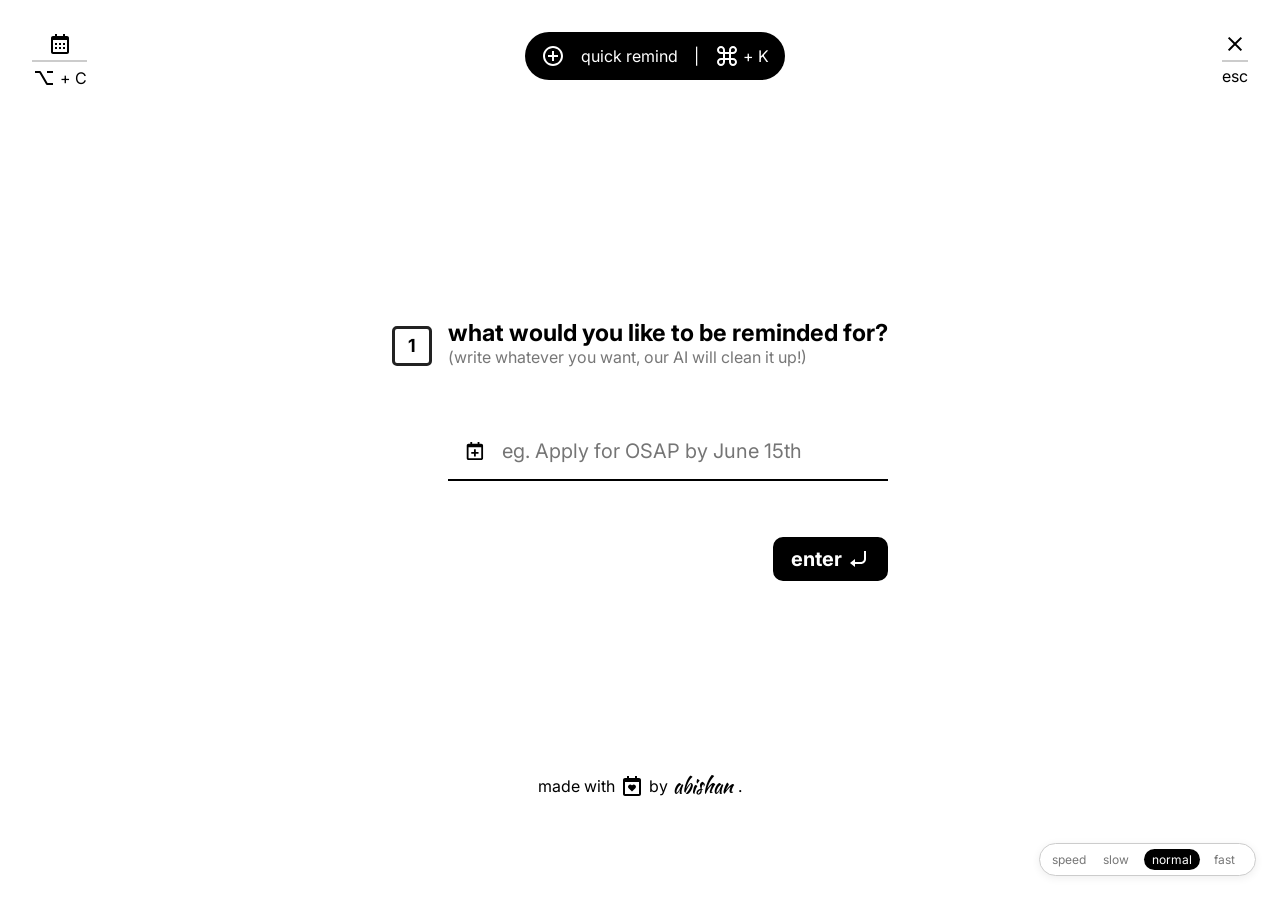
<file: views/app.html>
<!DOCTYPE html>
<html lang="en">
<head>
    <meta charset="UTF-8">
    <meta name="viewport" content="width=device-width, initial-scale=1.0">
    <link rel="icon" href="/assets/icon/calendar-heart.svg" type="image/svg+xml">
    <link rel="stylesheet" href="styles.css">

    <title>Aisé</title>

    <script src="script.js"></script>
</head>
<body>
    
    <header>
        <section class="calendar-view vertical-shortcut">
            <svg  xmlns="http://www.w3.org/2000/svg" width="24" height="24"  
            fill="currentColor" viewBox="0 0 24 24" >
            <!--Boxicons v3.0.8 https://boxicons.com | License  https://docs.boxicons.com/free-->
            <path d="M19 4h-2V2h-2v2H9V2H7v2H5c-1.1 0-2 .9-2 2v14c0 1.1.9 2 2 2h14c1.1 0 2-.9 2-2V6c0-1.1-.9-2-2-2M5 20V8h14V6v14z"></path><path d="M7 11h2v2H7zm4 0h2v2h-2zm4 0h2v2h-2zm-8 4h2v2H7zm4 0h2v2h-2zm4 0h2v2h-2z"></path>
            </svg>
            
            <hr>

            <div class="shortcut">
                <!-- option + C -->
                    <svg  xmlns="http://www.w3.org/2000/svg" width="24" height="24"  
                    fill="currentColor" viewBox="0 0 24 24" >
                    <!--Boxicons v3.0.8 https://boxicons.com | License  https://docs.boxicons.com/free-->
                    <path d="M8.86 5.5A1 1 0 0 0 8 5H3v2h4.43l6.71 11.5a1 1 0 0 0 .86.5h6v-2h-5.43zM15 5h6v2h-6z"></path>
                    </svg>
                    <p>+</p>
                    <p>C</p>
            </div>
             
        </section>

        <section class="quick-remind">
            <svg  xmlns="http://www.w3.org/2000/svg" width="24" height="24"  
            fill="currentColor" viewBox="0 0 24 24" >
            <!--Boxicons v3.0.8 https://boxicons.com | License  https://docs.boxicons.com/free-->
            <path d="M13 7h-2v4H7v2h4v4h2v-4h4v-2h-4z"></path><path d="M12 2C6.49 2 2 6.49 2 12s4.49 10 10 10 10-4.49 10-10S17.51 2 12 2m0 18c-4.41 0-8-3.59-8-8s3.59-8 8-8 8 3.59 8 8-3.59 8-8 8"></path>
            </svg>

            <p>quick remind</p>
            <p>|</p>

            <div class="shortcut">
                <!-- command + K -->
                    <svg  xmlns="http://www.w3.org/2000/svg" width="24" height="24"  
                    fill="currentColor" viewBox="0 0 24 24" >
                    <!--Boxicons v3.0.8 https://boxicons.com | License  https://docs.boxicons.com/free-->
                    <path d="M18 10c2.21 0 4-1.79 4-4s-1.79-4-4-4-4 1.79-4 4v2h-4V6c0-2.21-1.79-4-4-4S2 3.79 2 6s1.79 4 4 4h2v4H6c-2.21 0-4 1.79-4 4s1.79 4 4 4 4-1.79 4-4v-2h4v2c0 2.21 1.79 4 4 4s4-1.79 4-4-1.79-4-4-4h-2v-4zm-2-4c0-1.1.9-2 2-2s2 .9 2 2-.9 2-2 2h-2zM8 18c0 1.1-.9 2-2 2s-2-.9-2-2 .9-2 2-2h2zM8 8H6c-1.1 0-2-.9-2-2s.9-2 2-2 2 .9 2 2zm6 6h-4v-4h4zm4 2c1.1 0 2 .9 2 2s-.9 2-2 2-2-.9-2-2v-2z"></path>
                    </svg>
                    <p>+</p>
                    <p>K</p>
            </div>
        </section>

        <section class="close-view vertical-shortcut">
            <svg  xmlns="http://www.w3.org/2000/svg" width="24" height="24"  
            fill="currentColor" viewBox="0 0 24 24" >
            <!--Boxicons v3.0.8 https://boxicons.com | License  https://docs.boxicons.com/free-->
            <path d="m7.76 14.83-2.83 2.83 1.41 1.41 2.83-2.83 2.12-2.12.71-.71.71.71 1.41 1.42 3.54 3.53 1.41-1.41-3.53-3.54-1.42-1.41-.71-.71 5.66-5.66-1.41-1.41L12 10.59 6.34 4.93 4.93 6.34 10.59 12l-.71.71z"></path>
            </svg>

            <hr>
            
            <!-- esc -->
                <p class="shortcut">esc</p>
        </section>
    </header>

    <main>

        <div class="reminder-form-wrapper active">
            <section class="reminder-form-section">
    
                <div class="reminder-form-question-number">
                    <h1>1</h1>
                </div>
    
                <section class="reminder-form question-1">
    
                    <div class="reminder-form-question-text">
        
                        <div class="reminder-form-question">
                            <h1>what would you like to be reminded for?</h1>
                        </div>
        
                        <div class="reminder-form-sub-text">
                            <p>(write whatever you want, our AI will clean it up!)</p>
                        </div>
                    </div>
        
                    <div class="reminder-form-text-input">           
                        <svg  xmlns="http://www.w3.org/2000/svg" width="24" height="24"  
                        fill="currentColor" viewBox="0 0 24 24" >
                        <!--Boxicons v3.0.8 https://boxicons.com | License  https://docs.boxicons.com/free-->
                        <path d="M13 10h-2v3H8v2h3v3h2v-3h3v-2h-3z"></path><path d="M19 4h-2V2h-2v2H9V2H7v2H5c-1.1 0-2 .9-2 2v14c0 1.1.9 2 2 2h14c1.1 0 2-.9 2-2V6c0-1.1-.9-2-2-2M5 20V8h14V6v14z"></path>
                        </svg>
                        <input type="text" name="" id="" placeholder="eg. Apply for OSAP by June 15th">
                    </div>
                    
                    <button class="enter-button shortcut">
                        <h2>enter</h2>
                        <svg  xmlns="http://www.w3.org/2000/svg" width="24" height="24"  
                        fill="currentColor" viewBox="0 0 24 24" >
                        <!--Boxicons v3.0.8 https://boxicons.com | License  https://docs.boxicons.com/free-->
                        <path d="M18 12c0 1.65-1.35 3-3 3H9v-3l-5 4 5 4v-3h6c2.76 0 5-2.24 5-5V4h-2z"></path>
                        </svg>
                    </button>
                </section>
            </section>
        </div>

        <div class="reminder-form-wrapper hidden">
            <section class="reminder-form-section">
    
                <div class="reminder-form-question-number">
                    <h1>2</h1>
                </div>
    
                <section class="reminder-form question-2">
    
                    <div class="reminder-form-question-text">
        
                        <div class="reminder-form-question">
                            <h1>when would you like to be reminded?</h1>
                        </div>
        
                        <div class="reminder-form-sub-text">
                            <p>(write the date, time, whatever, however you want—we got this!)</p>
                        </div>
                    </div>
        
                    <div class="reminder-form-multiple-inputs">
                        <div class="reminder-form-text-input">           
                            <svg  xmlns="http://www.w3.org/2000/svg" width="24" height="24"  
                            fill="currentColor" viewBox="0 0 24 24" >
                            <!--Boxicons v3.0.8 https://boxicons.com | License  https://docs.boxicons.com/free-->
                            <path d="M19 4h-2V2h-2v2H9V2H7v2H5c-1.1 0-2 .9-2 2v14c0 1.1.9 2 2 2h14c1.1 0 2-.9 2-2V6c0-1.1-.9-2-2-2M5 20V8h14V6v14z"></path><path d="M12 13h5v5h-5z"></path>
                            </svg>
                            <input type="text" name="" id="" placeholder="Date: June 13">
                        </div>

                        <div class="reminder-form-text-input">           
                            <svg  xmlns="http://www.w3.org/2000/svg" width="24" height="24"  
                            fill="currentColor" viewBox="0 0 24 24" >
                            <!--Boxicons v3.0.8 https://boxicons.com | License  https://docs.boxicons.com/free-->
                            <path d="M21 13c0-4.88-4.12-9-9-9s-9 4.12-9 9 4.12 9 9 9 9-4.12 9-9m-9 7c-3.79 0-7-3.21-7-7s3.21-7 7-7 7 3.21 7 7-3.21 7-7 7"></path><path d="M13 12V8h-2v6h6v-2zm5.7-9.71-.71.71-.71.71 1.51 1.5 1.5 1.5L21 6l.71-.71-1.51-1.5zM3.71 6.71l1.49-1.5 1.5-1.5L5.99 3l-.71-.71-1.49 1.5-1.5 1.5L3 6z"></path>
                            </svg>
                            <input type="text" name="" id="" placeholder="Time: 9 AM, 8:16 AM">
                        </div>
                    </div>

                    
                    <button class="enter-button shortcut">
                        <h2>enter</h2>
                        <svg  xmlns="http://www.w3.org/2000/svg" width="24" height="24"  
                        fill="currentColor" viewBox="0 0 24 24" >
                        <!--Boxicons v3.0.8 https://boxicons.com | License  https://docs.boxicons.com/free-->
                        <path d="M18 12c0 1.65-1.35 3-3 3H9v-3l-5 4 5 4v-3h6c2.76 0 5-2.24 5-5V4h-2z"></path>
                        </svg>
                    </button>
                </section>
            </section>
        </div>

        <div class="reminder-form-wrapper hidden">
            <section class="reminder-form-section">
    
                <div class="reminder-form-question-number">
                    <h1>3</h1>
                </div>
    
                <section class="reminder-form question-3">
    
                    <div class="reminder-form-question-text">
        
                        <div class="reminder-form-question">
                            <h1>would you possibly want to be reminded for or at a specific place?</h1>
                        </div>
        
                        <div class="reminder-form-sub-text">
                            <p>(Optional parameter, press enter to skip!)</p>
                            <p><strong>For</strong>: reminder to go to said place <strong>At</strong>: Reminder is triggered once you reach this location)</p>
                        </div>
                    </div>
        
                    <div class="reminder-form-multiple-inputs">
                        <div class="reminder-form-text-input">           
                            <svg  xmlns="http://www.w3.org/2000/svg" width="24" height="24"  
                            fill="currentColor" viewBox="0 0 24 24" >
                            <!--Boxicons v3.0.8 https://boxicons.com | License  https://docs.boxicons.com/free-->
                            <path d="M19 4h-2V2h-2v2H9V2H7v2H5c-1.1 0-2 .9-2 2v14c0 1.1.9 2 2 2h14c1.1 0 2-.9 2-2V6c0-1.1-.9-2-2-2M5 20V8h14V6v14z"></path><path d="M12 13h5v5h-5z"></path>
                            </svg>
                            <input type="text" name="" id="" placeholder="Date: June 13">
                        </div>

                        <div class="reminder-form-text-input">           
                            <svg  xmlns="http://www.w3.org/2000/svg" width="24" height="24"  
                            fill="currentColor" viewBox="0 0 24 24" >
                            <!--Boxicons v3.0.8 https://boxicons.com | License  https://docs.boxicons.com/free-->
                            <path d="M12 15c2.21 0 4-1.79 4-4s-1.79-4-4-4-4 1.79-4 4 1.79 4 4 4m0-6c1.1 0 2 .9 2 2s-.9 2-2 2-2-.9-2-2 .9-2 2-2"></path><path d="M11.65 21.94a1.03 1.03 0 0 0 .7 0C12.7 21.81 21 18.61 21 11c0-4.96-4.04-9-9-9s-9 4.04-9 9c0 7.6 8.3 10.8 8.65 10.94M12 4c3.86 0 7 3.14 7 7 0 5.42-5.53 8.26-7 8.91-1.47-.66-7-3.5-7-8.91 0-3.86 3.14-7 7-7"></path>
                            </svg>
                            <input type="text" name="" id="" placeholder="location">
                        </div>
                    </div>

                    
                    <button class="enter-button shortcut">
                        <h2>done!</h2>
                        <svg  xmlns="http://www.w3.org/2000/svg" width="24" height="24"  
                        fill="currentColor" viewBox="0 0 24 24" >
                        <!--Boxicons v3.0.8 https://boxicons.com | License  https://docs.boxicons.com/free-->
                        <path d="M18 12c0 1.65-1.35 3-3 3H9v-3l-5 4 5 4v-3h6c2.76 0 5-2.24 5-5V4h-2z"></path>
                        </svg>
                    </button>
                </section>
            </section>
        </div>

        <div class="reminder-form-wrapper hidden">
            <section class="reminder-form-section-done">

                <h1>Done!</h1>
                
            </section>
        </div>

        <div class="reminder-form-wrapper hidden">

            <section class="reminder-form-final-message">
                <h1>We'll remind you a day before and 15 minutes before for your OSAP submission, on Saturday June 16th!</h1>
    
                <section class="reminder-form-options">
                    <button>
                        <svg  xmlns="http://www.w3.org/2000/svg" width="24" height="24"  
                        fill="currentColor" viewBox="0 0 24 24" >
                        <!--Boxicons v3.0.8 https://boxicons.com | License  https://docs.boxicons.com/free-->
                        <path d="M13 7h-2v4H7v2h4v4h2v-4h4v-2h-4z"></path><path d="M12 2C6.49 2 2 6.49 2 12s4.49 10 10 10 10-4.49 10-10S17.51 2 12 2m0 18c-4.41 0-8-3.59-8-8s3.59-8 8-8 8 3.59 8 8-3.59 8-8 8"></path>
                        </svg>
                        <h2>add another reminder</h2>
                    </button>
                    
                    <button>
                        <svg  xmlns="http://www.w3.org/2000/svg" width="24" height="24"  
                        fill="currentColor" viewBox="0 0 24 24" >
                        <!--Boxicons v3.0.8 https://boxicons.com | License  https://docs.boxicons.com/free-->
                        <path d="M19 4h-2V2h-2v2H9V2H7v2H5c-1.1 0-2 .9-2 2v14c0 1.1.9 2 2 2h8c.13 0 .26-.03.38-.08s.23-.12.33-.22l7-7c.09-.09.15-.19.2-.29l.03-.09c.03-.08.05-.17.05-.26 0-.02.01-.04.01-.06V6c0-1.1-.9-2-2-2m0 9h-6c-.55 0-1 .45-1 1v6H5V8h14z"></path>
                        </svg>
                        <h2>view all reminders</h2>
                    </button>
                </section>
            </section>

        </div>

    </main>

    <footer>
        <section class="made-with-love-section">
            <p>made with </p>

            <div class="love-from">
                <svg  xmlns="http://www.w3.org/2000/svg" width="24" height="24"  
                fill="currentColor" viewBox="0 0 24 24" >
                <!--Boxicons v3.0.8 https://boxicons.com | License  https://docs.boxicons.com/free-->
                <path d="M19 4h-2V2h-2v2H9V2H7v2H5c-1.1 0-2 .9-2 2v14c0 1.1.9 2 2 2h14c1.1 0 2-.9 2-2V6c0-1.1-.9-2-2-2M5 20V8h14V6v14z"></path><path d="m12.22 11.14-.22.22-.22-.22c-.86-.86-2.23-.86-3.1 0-.86.86-.86 2.21 0 3.07L12 17.5l3.32-3.29c.86-.86.86-2.21 0-3.07-.87-.86-2.23-.86-3.1 0"></path>
                </svg>
                <p>by </p>
                <p class="signature">abishan</p>
            </div>
            <p>.</p>
        </section>
    </footer>

</body>
</html>
</file>
<file: views/styles.css>
/* google fonts */
    /* inter */
    @import url(https://fonts.googleapis.com/css?family=Inter:100,200,300,regular,500,600,700,800,900,100italic,200italic,300italic,italic,500italic,600italic,700italic,800italic,900italic);

    /* kaushan script */
    @import url(https://fonts.googleapis.com/css?family=Kaushan+Script:regular);

/* variables */
    :root {

        /* light-mode */
        --black: #000;
        --white: #fff;
        --medium-grey: #777;
        --light-grey: #ccc;

        --accent: #222;
        
        /* light-mode */
        /* --black: #fff;
        --white: #000;
        --medium-grey: #777;
        --light-grey: #ccc; */

    }

/* basic reset */
    * {
        padding: 0;
        margin: 0;
        box-sizing: border-box;
    }

    input, select, textarea, button {
    font-family: inherit;
    }

/* default link coloring */
    a {
        color: var(--primary);
    }

/* shortcuts */
    .shortcut {
        display: flex;
        gap: 0.25rem;

        justify-content: center;
        align-items: center;

    }

    .vertical-shortcut {
        display: flex;
        flex-direction: column;
        gap: 0.25rem;

        align-items: center;

        hr {
            width: 100%;
            border: 1px solid var(--light-grey);
        }
    }

/* main */
    body {
        font-family: 'Inter', sans-serif;

        background-color: var(--white);
        color: var(--black);

        display: grid;
        grid-template-areas: 
        "header"
        "main"
        "footer";

        grid-template-rows: 0.2fr 1fr 0.2fr;
    }

/* header */
    header {
        grid-area: header;

        display: flex;
        justify-content: space-between;

        padding: 2rem;
    }

    .calendar-view {
        display: flex;
        flex-direction: column;

        align-items: center;
    }

    .quick-remind {
        display: flex;
        flex-direction: row;
        gap: 1rem;

        align-items: center;

        background-color: var(--black);
        color: var(--white);
        padding: 0rem 1rem;
        border-radius: 780px;
        max-height: 3rem;
        
    }

    .close-view {
        display: flex;
        flex-direction: column;

        /* align-items: center; */
    }

/* main */
    main {
        grid-area: main;
    }

    .reminder-form-wrapper {
        display: none;
    }

    .reminder-form-wrapper.active {
        display: block;
    }

    .reminder-form-wrapper.hidden {
        display: none;
    }

/* buttons */
    button {
        display: flex;
        flex-direction: row;
        gap: 0.75rem;

        padding: 0.5rem 1rem;
        border: 2px solid var(--black);
        border-radius: 10px;

        background-color: var(--black);
        color: var(--white);

        transition: 0.5s transform ease, 0.02s background-color ease, 0.5s box-shadow ease;
        
        /* &:hover {
            background-color: var(--white);
            color: var(--black);

            transform: translateY(-2px);

            box-shadow: 0px 5px 10px rgba(0, 0, 0, 0.5);
        } */
    }
    
    button.light {

        padding: 0.5rem 1rem;
        border: 2px solid var(--black);
        border-radius: 10px;

        background-color: var(--white);
        color: var(--black);
    }


/* {% TEMPLATED %} */

/* default main sizing + centering */
    body {
        min-height: 100dvh;
    }

    main {
        display: grid;
    }

    .reminder-form-wrapper {
        place-content: center;

        max-width: 80dvw;
        margin: auto;

        justify-content: center;
        align-items: center;

    }

    .reminder-form-section {

        display: flex;
        flex-direction: row;

        gap: 1rem;
    }

    .reminder-form-question-number {
        font-size: 0.75rem;

        align-self: flex-start;
        margin-top: 0.45rem;

        display: grid;
        place-content: center;

        min-width: 2.5rem;
        aspect-ratio: 1 / 1;
        border: 3px solid var(--accent);
        border-radius: 5px;

        background-color: var(--white);
        color: var(--black);
    }

    .reminder-form {
        justify-content: center;
        align-items: center;

        display: flex;
        flex-direction: column;

        gap: 3.5rem;
    }

    .reminder-form-question-text {

        display: flex;
        flex-direction: column;

        .reminder-form-question {
            font-size: 1.25rem;
        }
    }

    .reminder-form-sub-text {
        color: var(--medium-grey);
    }

    .reminder-form-multiple-inputs {

        width: 100%;

        display: flex;
        justify-content: space-between;
        gap: 5rem;
    }

    .reminder-form-text-input {
  
        min-width: auto;

        display: flex;
        flex-direction: row;
        gap: 1rem;

        align-items: center;
        align-self: end;

        border: none;
        border-bottom: 1.5px solid var(--medium-grey);
        width: 100%;
        padding: 1rem;

        input {
            border: 0;
            outline: none;

            font-size: 1.25rem;
            width: 100%;
        }

        &:focus-within {
            border-bottom: 2px solid var(--black);
        }
    }

    .enter-button {
        align-self: flex-end;

        padding: 0.5rem 1rem;
        border: 2px solid var(--black);
        border-radius: 10px;

        background-color: var(--black);
        color: var(--white);

        transition: opacity 0.1s ease, transform 0.5s ease;

        &:hover {
            opacity: 0.8;
            transform: translateY(-1px);
        }
    }

    /* done slide - slide 3 */
    .reminder-form-section-done {
        h1 {
            font-size: 3.5rem;
        }
    }

    /* completion slide  - slide 4 */
    .reminder-form-final-message {
        display: flex;
        flex-direction: column;
        gap: 4.5rem;

        justify-content: center;
        align-items: center;

        text-align: center;

        h1 {
            font-size: 2.5rem;
        }
    }

    .reminder-form-options {
        display: flex;
        gap: 1rem;
    }

/* {% TEMPLATED %} */

/* footer */
    footer {
        grid-area: footer;
    }

    .made-with-love-section {
        display: flex;
        flex-direction: row;

        justify-content: center;
        align-items: center;

        gap: 0.3rem;

        .love-from {
            display: flex;
            align-items: center;

            gap: 0.3rem;
        }

        .signature {
            font-family: Kaushan Script;
            font-size: 1.25rem;

            transition: 1s transform ease, text-shadow 1s ease;

            &:hover {
                transform: translateY(-2px);
                text-shadow: 0px 2px 15px pink;
            }
        }
    }
</file>
